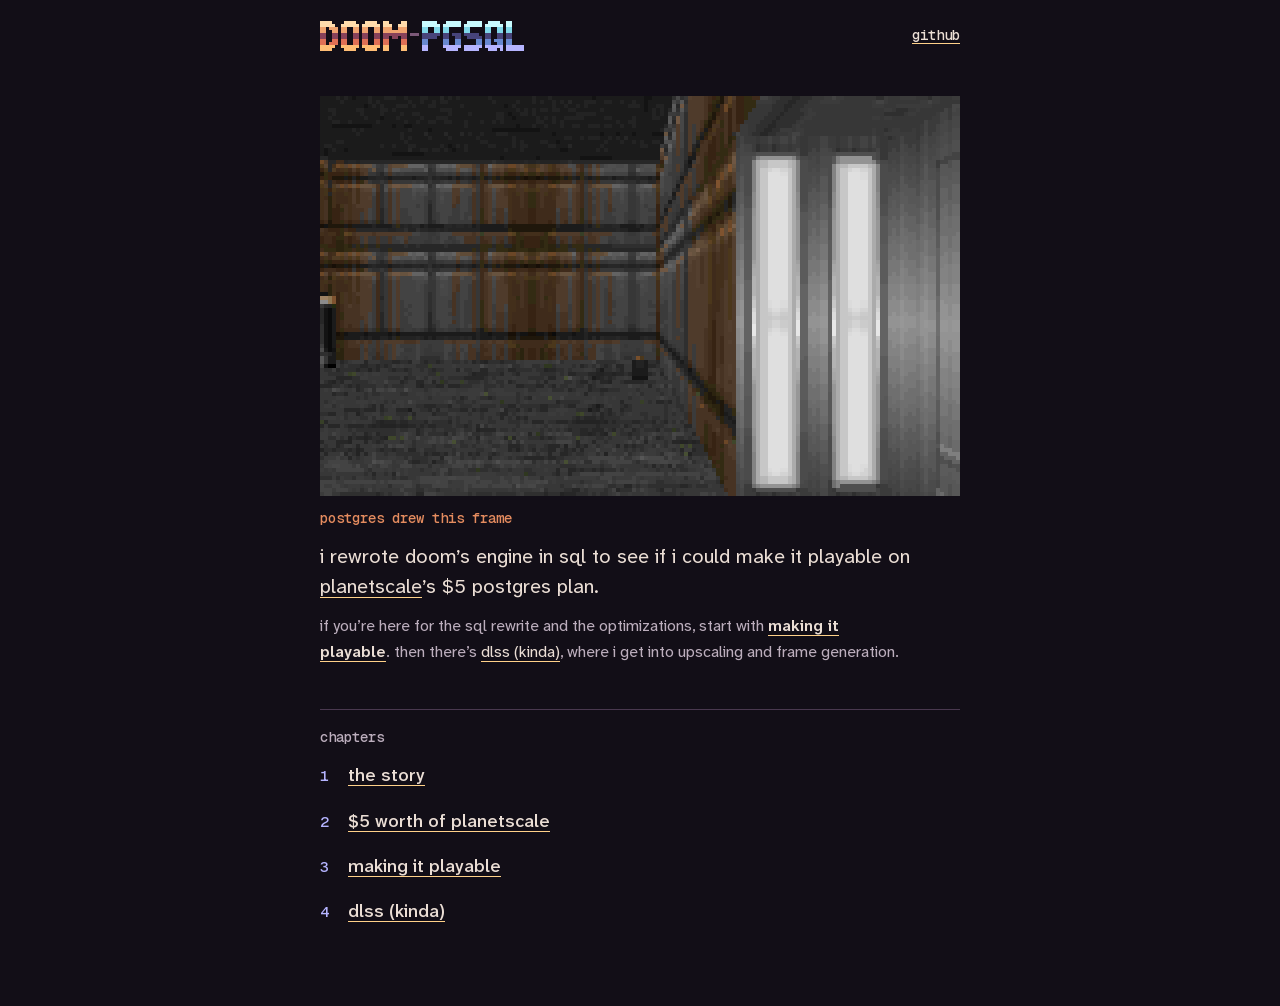
<file: website/index.html>
<!doctype html>
<html lang="en">
  <head>
    <meta charset="utf-8">
    <meta name="viewport" content="width=device-width, initial-scale=1">
    <title>doompgsql</title>
    <link rel="icon" href="favicon.ico" sizes="16x16 32x32 48x48">
    <link rel="stylesheet" href="styles.css">
  </head>
  <body class="home">
    <header class="site-header">
      <h1 class="site-brand"><img src="assets/logo.png" width="476" height="70" alt="doom-pgsql"></h1>
      <a class="site-source" href="https://github.com/fatihguzeldev/doom-pgsql">github</a>
    </header>
    <main class="book-home">
      <figure class="opening-frame">
        <img src="assets/frame.png" width="160" height="100" alt="a first-person game frame rendered by postgres">
        <figcaption>postgres drew this frame</figcaption>
      </figure>
      <p class="opening-line">i rewrote doom’s engine in sql to see if i could make it playable on <a href="https://planetscale.com/">planetscale</a>’s $5 postgres plan.</p>
      <p class="opening-guide">if you’re here for the sql rewrite and the optimizations, start with <strong><a href="chapters/03/">making it playable</a></strong>. then there’s <a href="chapters/04/">dlss (kinda)</a>, where i get into upscaling and frame generation.</p>
      <nav class="chapter-index" aria-labelledby="chapters">
        <h2 id="chapters">chapters</h2>
        <ol class="chapter-list">
          <li><a href="chapters/01/"><span class="chapter-number">1</span> <span class="chapter-title">the story</span></a></li>
          <li><a href="chapters/02/"><span class="chapter-number">2</span> <span class="chapter-title">$5 worth of planetscale</span></a></li>
          <li><a href="chapters/03/"><span class="chapter-number">3</span> <span class="chapter-title">making it playable</span></a></li>
          <li><a href="chapters/04/"><span class="chapter-number">4</span> <span class="chapter-title">dlss (kinda)</span></a></li>
        </ol>
      </nav>
    </main>
  </body>
</html>
</file>
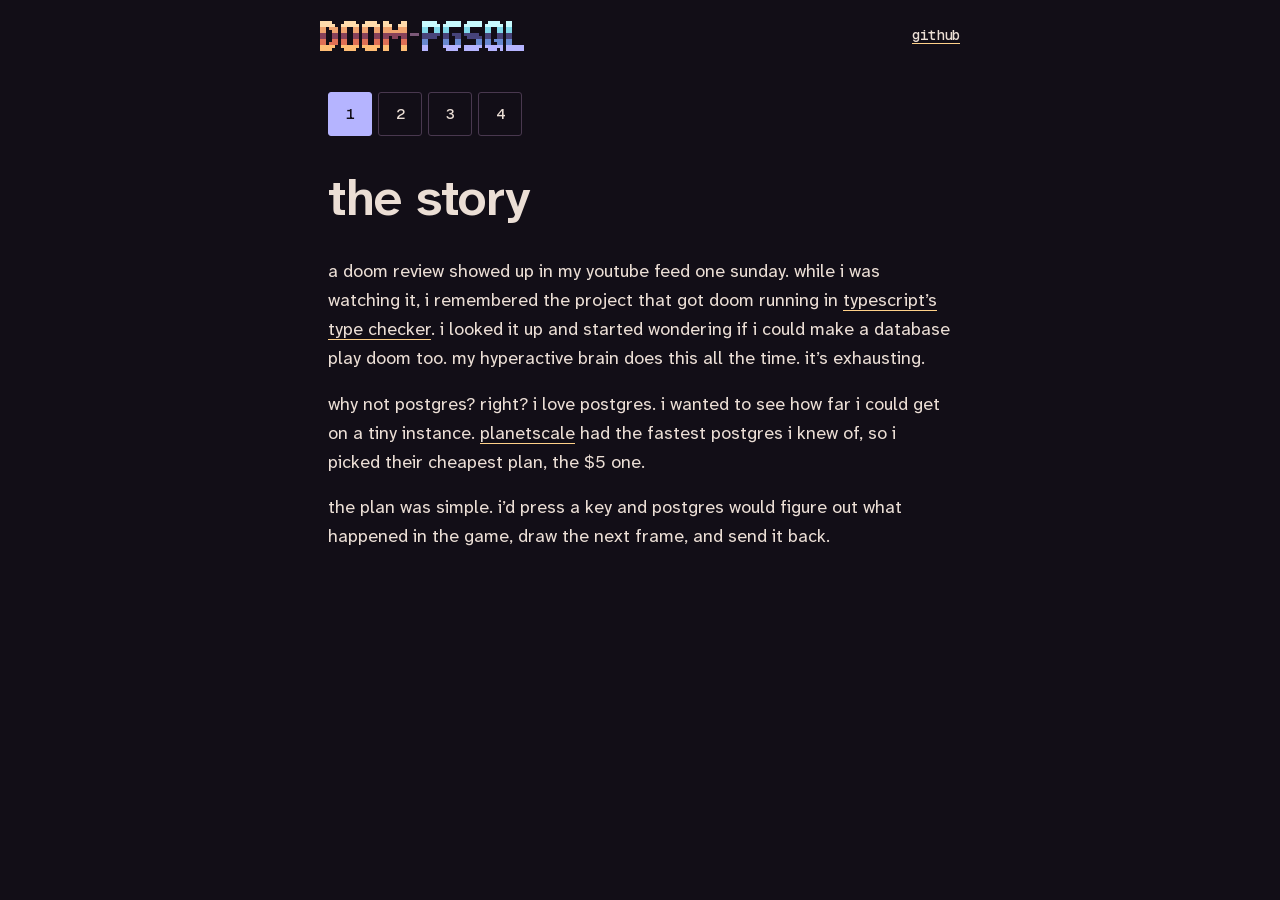
<file: website/chapters/01/index.html>
<!doctype html>
<html lang="en">
  <head>
    <meta charset="utf-8">
    <meta name="viewport" content="width=device-width, initial-scale=1">
    <title>the story / doompgsql</title>
    <link rel="icon" href="../../favicon.ico" sizes="16x16 32x32 48x48">
    <link rel="stylesheet" href="../../styles.css">
  </head>
  <body class="chapter">
    <header class="site-header">
      <a class="chapter-home site-brand" href="../../" aria-label="doom-pgsql home">
        <img src="../../assets/logo.png" width="476" height="70" alt="doom-pgsql">
      </a>
      <a class="site-source" href="https://github.com/fatihguzeldev/doom-pgsql">github</a>
    </header>
    <main class="chapter-shell">
      <nav class="chapter-switcher" aria-label="chapters">
        <a href="../01/" aria-label="chapter 1, the story" aria-current="page"><span class="chapter-number">1</span></a>
        <a href="../02/" aria-label="chapter 2, $5 worth of planetscale"><span class="chapter-number">2</span></a>
        <a href="../03/" aria-label="chapter 3, making it playable"><span class="chapter-number">3</span></a>
        <a href="../04/" aria-label="chapter 4, dlss (kinda)"><span class="chapter-number">4</span></a>
      </nav>
      <article class="chapter-body" aria-labelledby="story-title">
        <h1 id="story-title">the story</h1>
        <p>a doom review showed up in my youtube feed one sunday. while i was watching it, i remembered the project that got doom running in <a href="https://github.com/MichiganTypeScript/typescript-types-only-wasm-runtime">typescript’s type checker</a>. i looked it up and started wondering if i could make a database play doom too. my hyperactive brain does this all the time. it’s exhausting.</p>
        <p>why not postgres? right? i love postgres. i wanted to see how far i could get on a tiny instance. <a href="https://planetscale.com/">planetscale</a> had the fastest postgres i knew of, so i picked their cheapest plan, the $5 one.</p>
        <p>the plan was simple. i’d press a key and postgres would figure out what happened in the game, draw the next frame, and send it back.</p>
      </article>
    </main>
  </body>
</html>
</file>
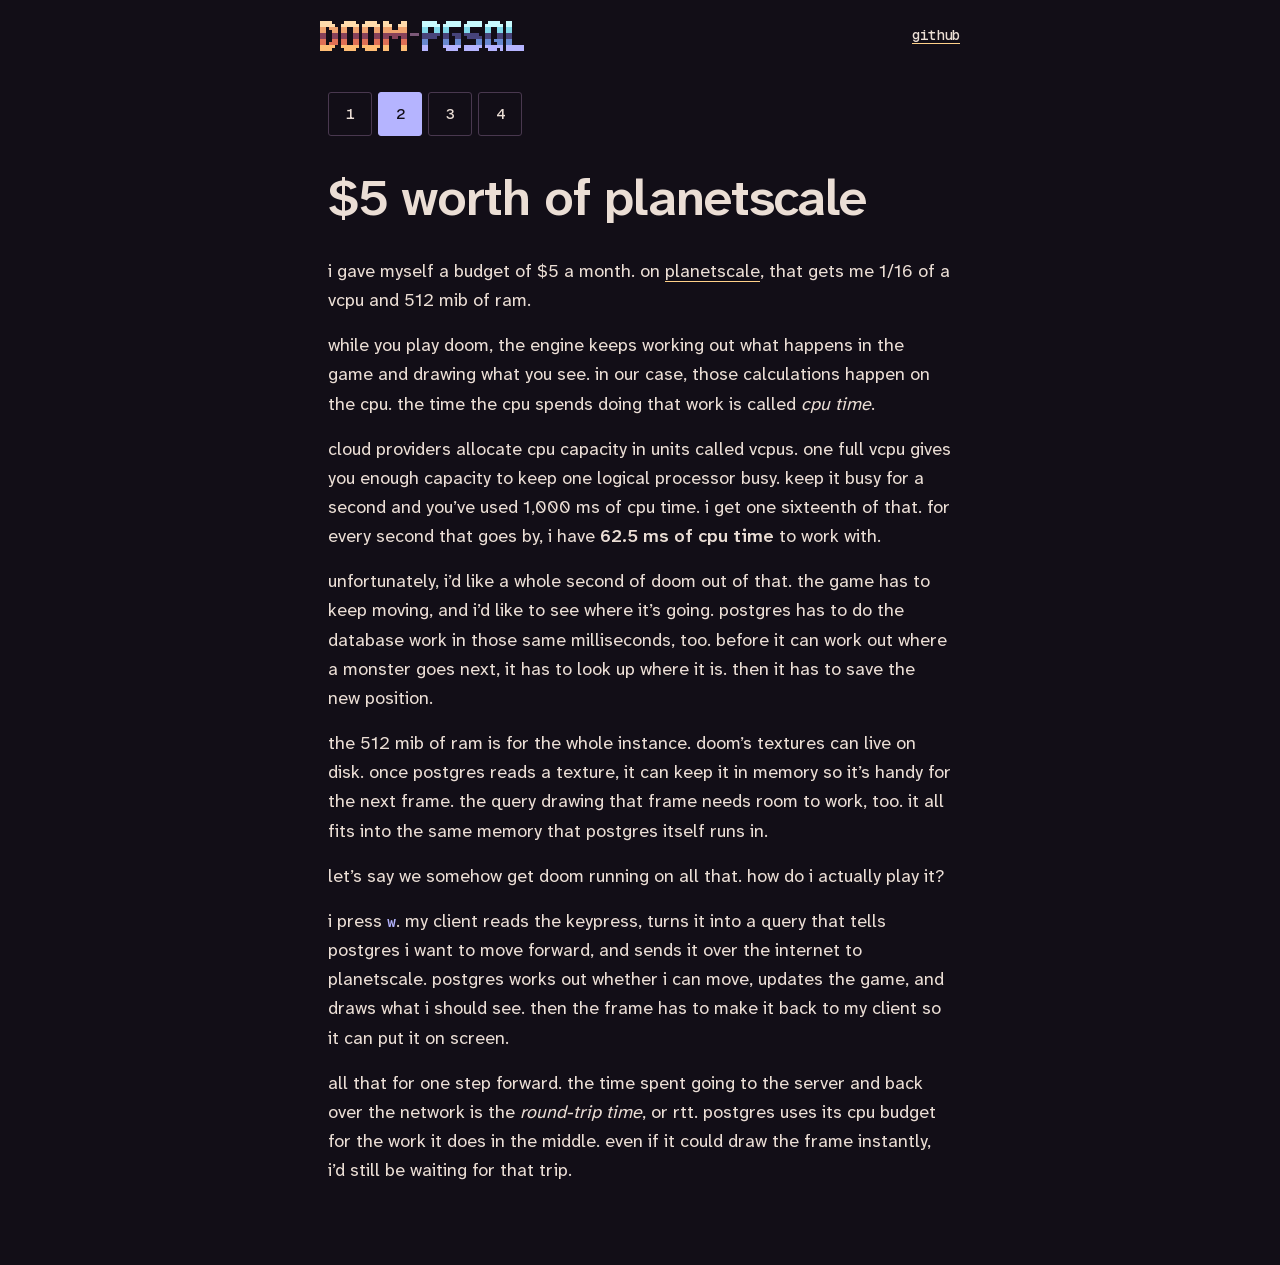
<file: website/chapters/02/index.html>
<!doctype html>
<html lang="en">
  <head>
    <meta charset="utf-8">
    <meta name="viewport" content="width=device-width, initial-scale=1">
    <title>$5 worth of planetscale / doompgsql</title>
    <link rel="icon" href="../../favicon.ico" sizes="16x16 32x32 48x48">
    <link rel="stylesheet" href="../../styles.css">
  </head>
  <body class="chapter">
    <header class="site-header">
      <a class="chapter-home site-brand" href="../../" aria-label="doom-pgsql home">
        <img src="../../assets/logo.png" width="476" height="70" alt="doom-pgsql">
      </a>
      <a class="site-source" href="https://github.com/fatihguzeldev/doom-pgsql">github</a>
    </header>
    <main class="chapter-shell">
      <nav class="chapter-switcher" aria-label="chapters">
        <a href="../01/" aria-label="chapter 1, the story"><span class="chapter-number">1</span></a>
        <a href="../02/" aria-label="chapter 2, $5 worth of planetscale" aria-current="page"><span class="chapter-number">2</span></a>
        <a href="../03/" aria-label="chapter 3, making it playable"><span class="chapter-number">3</span></a>
        <a href="../04/" aria-label="chapter 4, dlss (kinda)"><span class="chapter-number">4</span></a>
      </nav>
      <article class="chapter-body" aria-labelledby="budget-title">
        <h1 id="budget-title">$5 worth of planetscale</h1>
        <p>i gave myself a budget of $5 a month. on <a href="https://planetscale.com/">planetscale</a>, that gets me 1/16 of a vcpu and 512 mib of ram.</p>
        <p>while you play doom, the engine keeps working out what happens in the game and drawing what you see. in our case, those calculations happen on the cpu. the time the cpu spends doing that work is called <em>cpu time</em>.</p>
        <p>cloud providers allocate cpu capacity in units called vcpus. one full vcpu gives you enough capacity to keep one logical processor busy. keep it busy for a second and you’ve used 1,000 ms of cpu time. i get one sixteenth of that. for every second that goes by, i have <strong>62.5 ms of cpu time</strong> to work with.</p>
        <p>unfortunately, i’d like a whole second of doom out of that. the game has to keep moving, and i’d like to see where it’s going. postgres has to do the database work in those same milliseconds, too. before it can work out where a monster goes next, it has to look up where it is. then it has to save the new position.</p>
        <p>the 512 mib of ram is for the whole instance. doom’s textures can live on disk. once postgres reads a texture, it can keep it in memory so it’s handy for the next frame. the query drawing that frame needs room to work, too. it all fits into the same memory that postgres itself runs in.</p>
        <p>let’s say we somehow get doom running on all that. how do i actually play it?</p>
        <p>i press <code>w</code>. my client reads the keypress, turns it into a query that tells postgres i want to move forward, and sends it over the internet to planetscale. postgres works out whether i can move, updates the game, and draws what i should see. then the frame has to make it back to my client so it can put it on screen.</p>
        <p>all that for one step forward. the time spent going to the server and back over the network is the <em>round-trip time</em>, or rtt. postgres uses its cpu budget for the work it does in the middle. even if it could draw the frame instantly, i’d still be waiting for that trip.</p>
      </article>
    </main>
  </body>
</html>
</file>
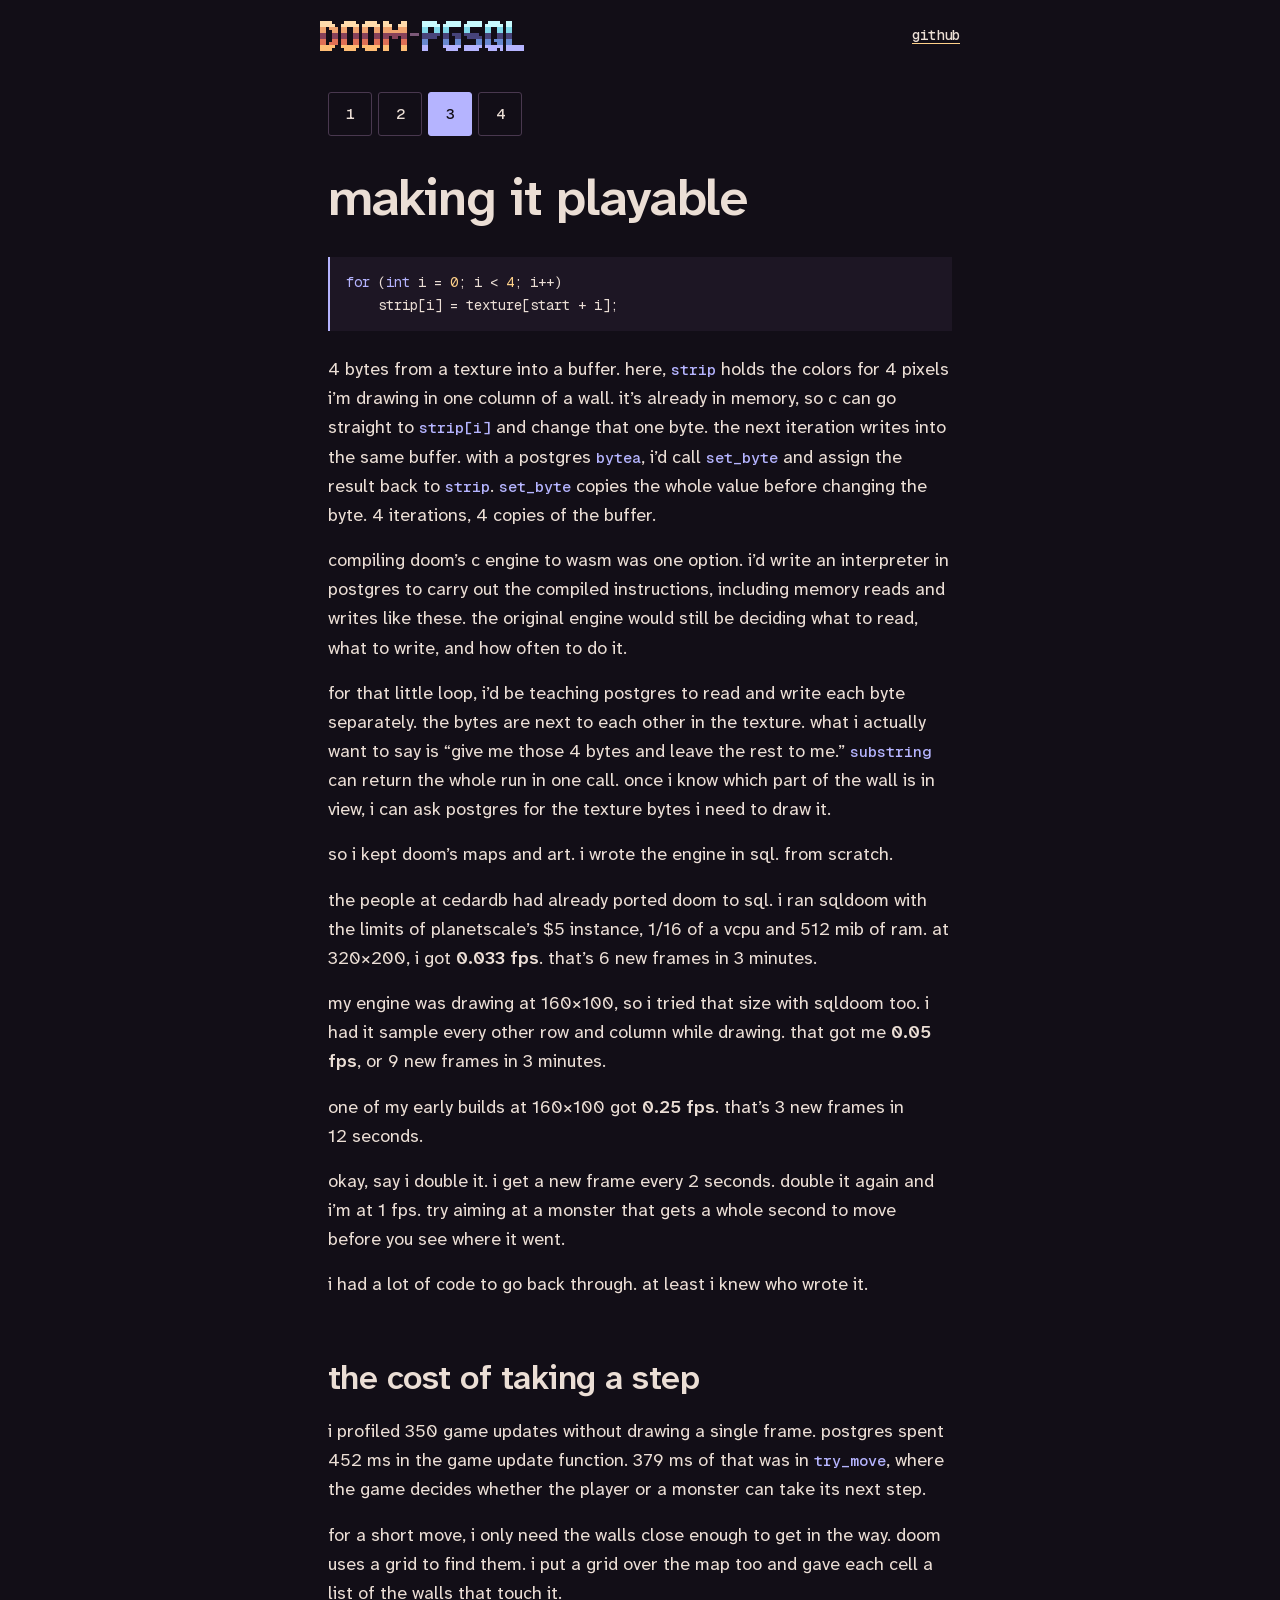
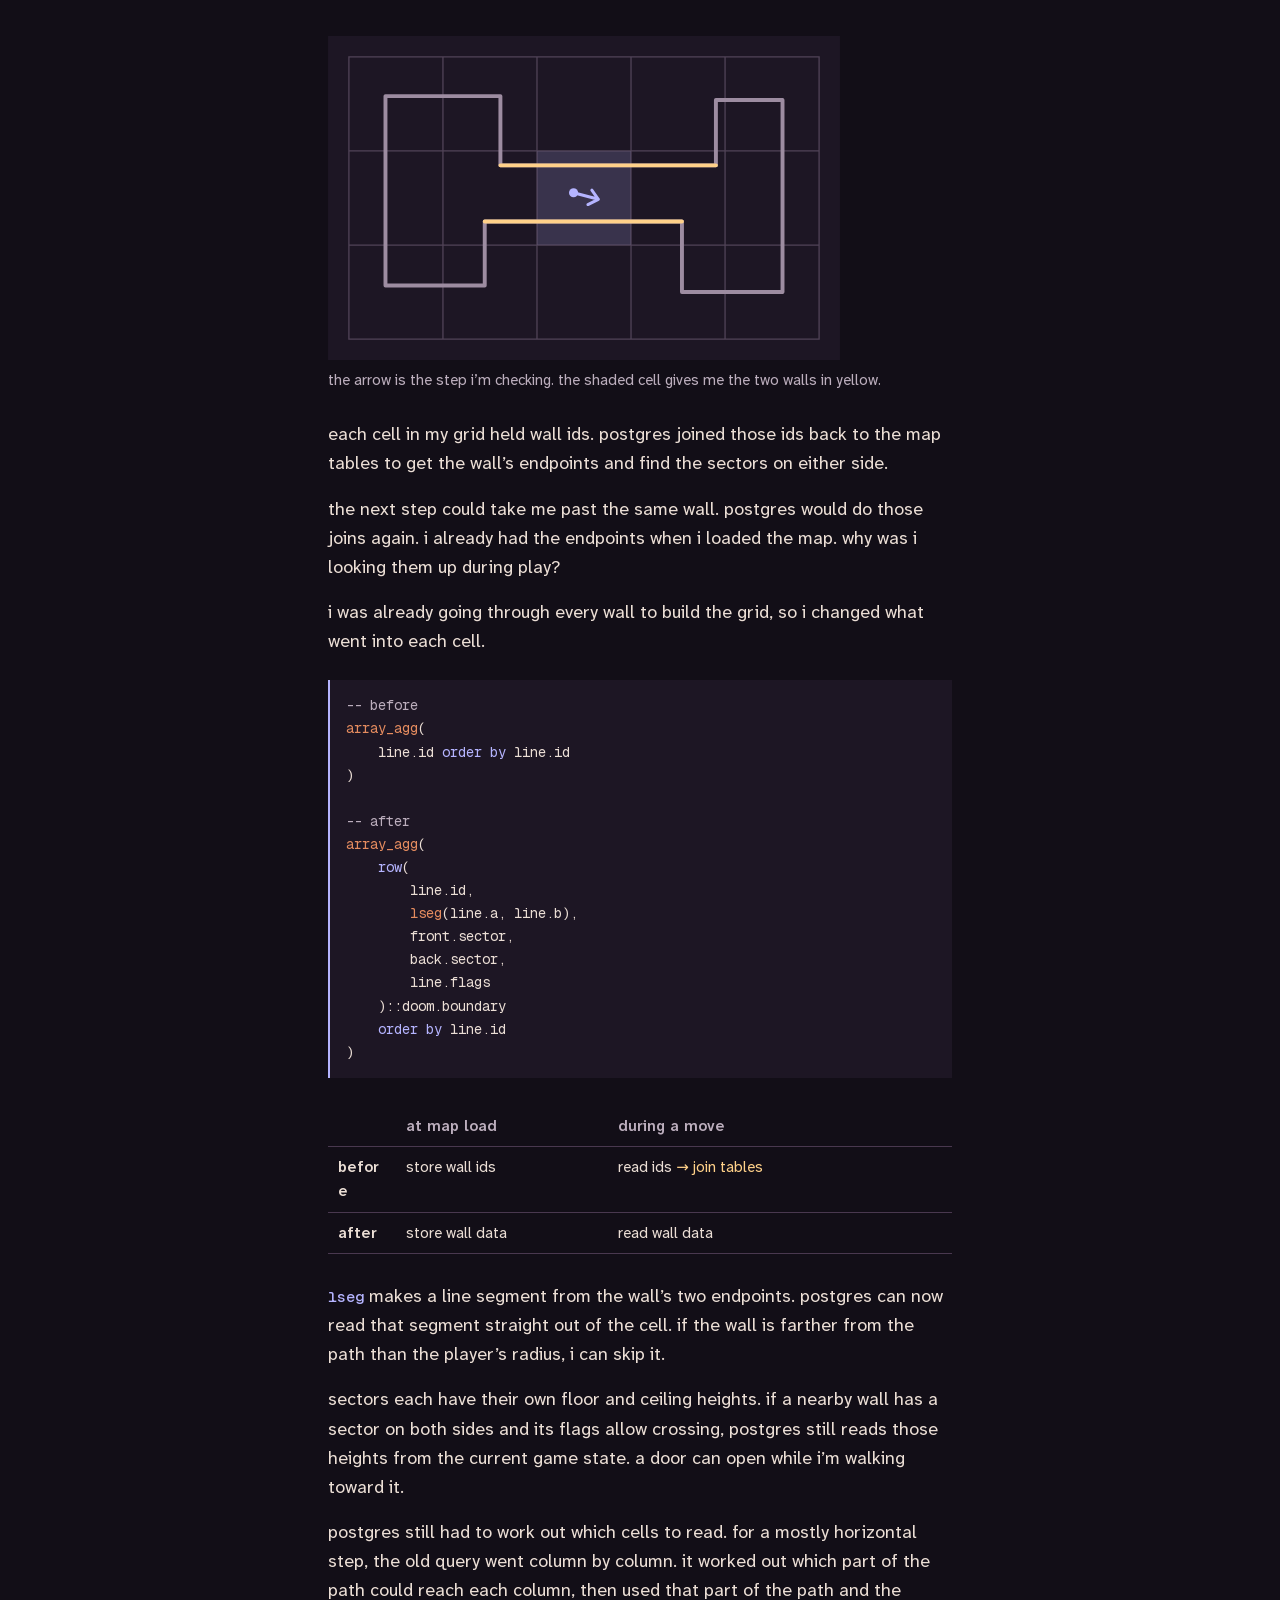
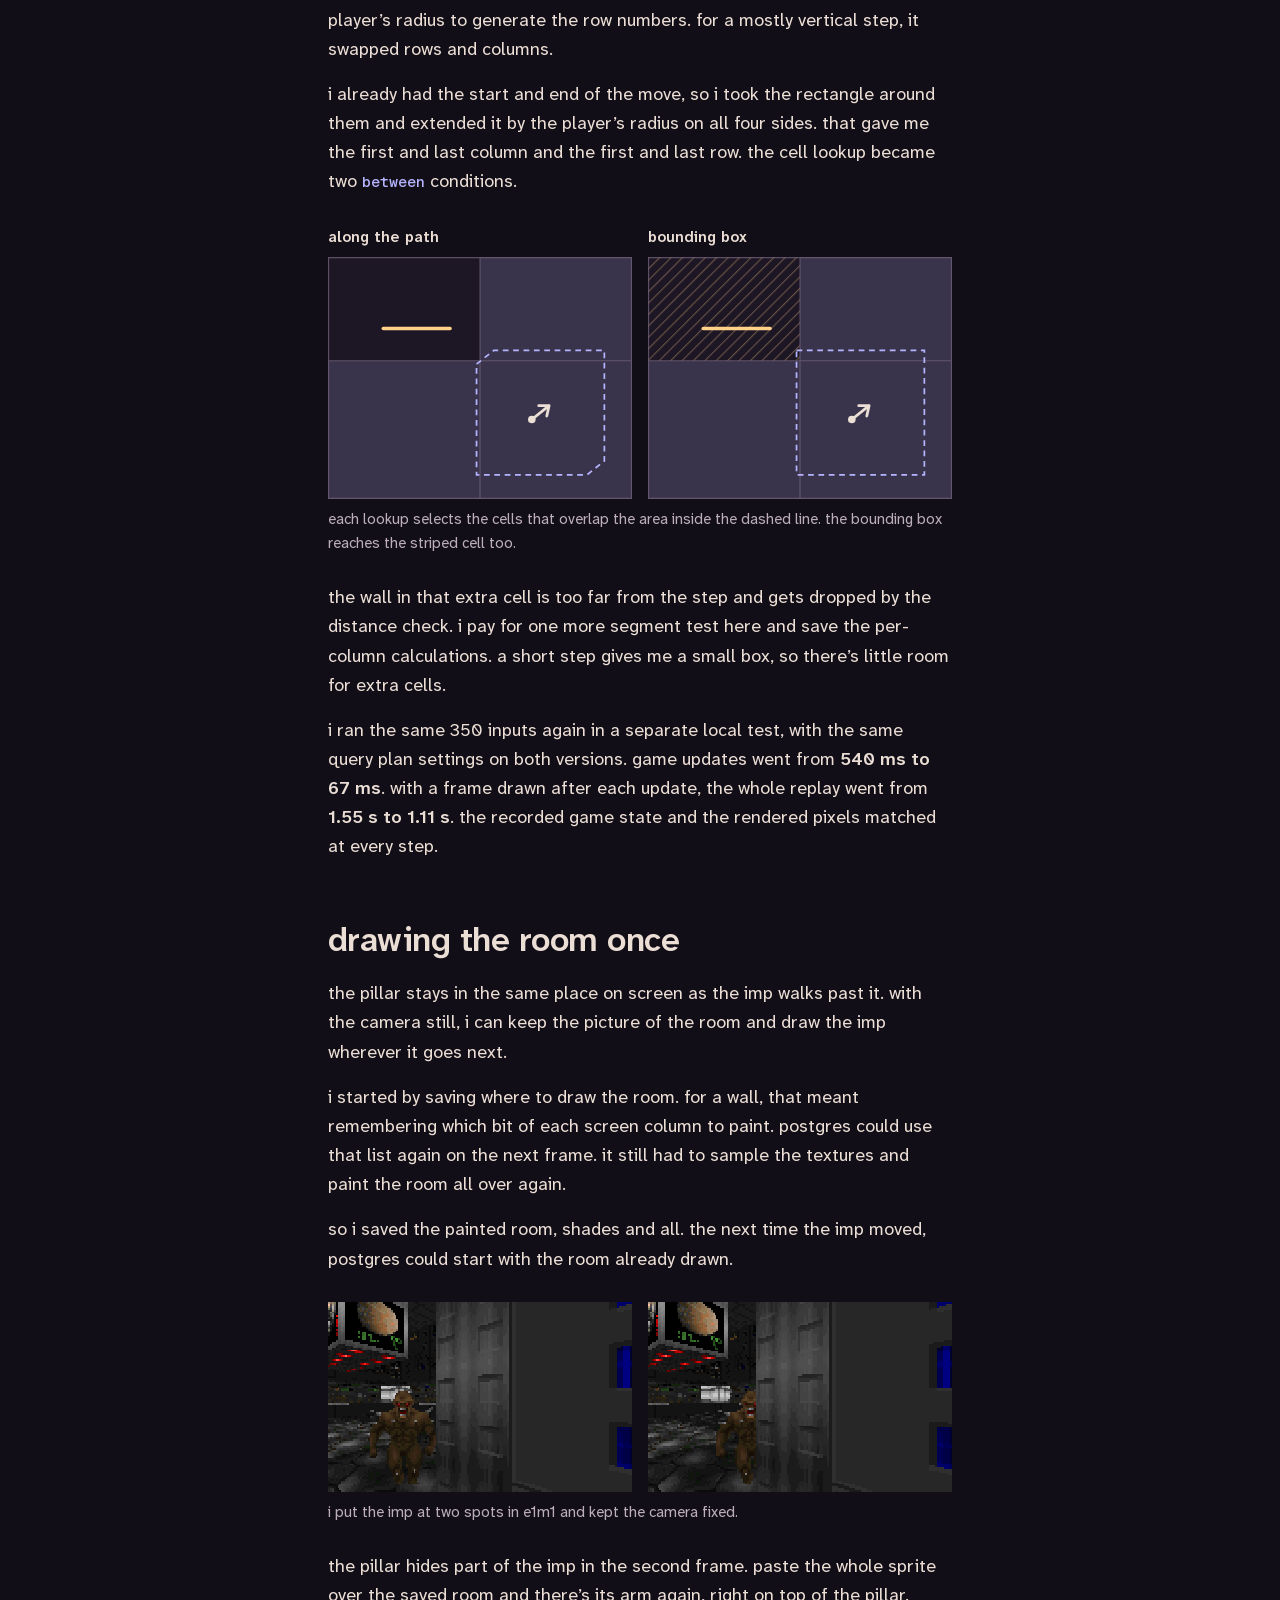
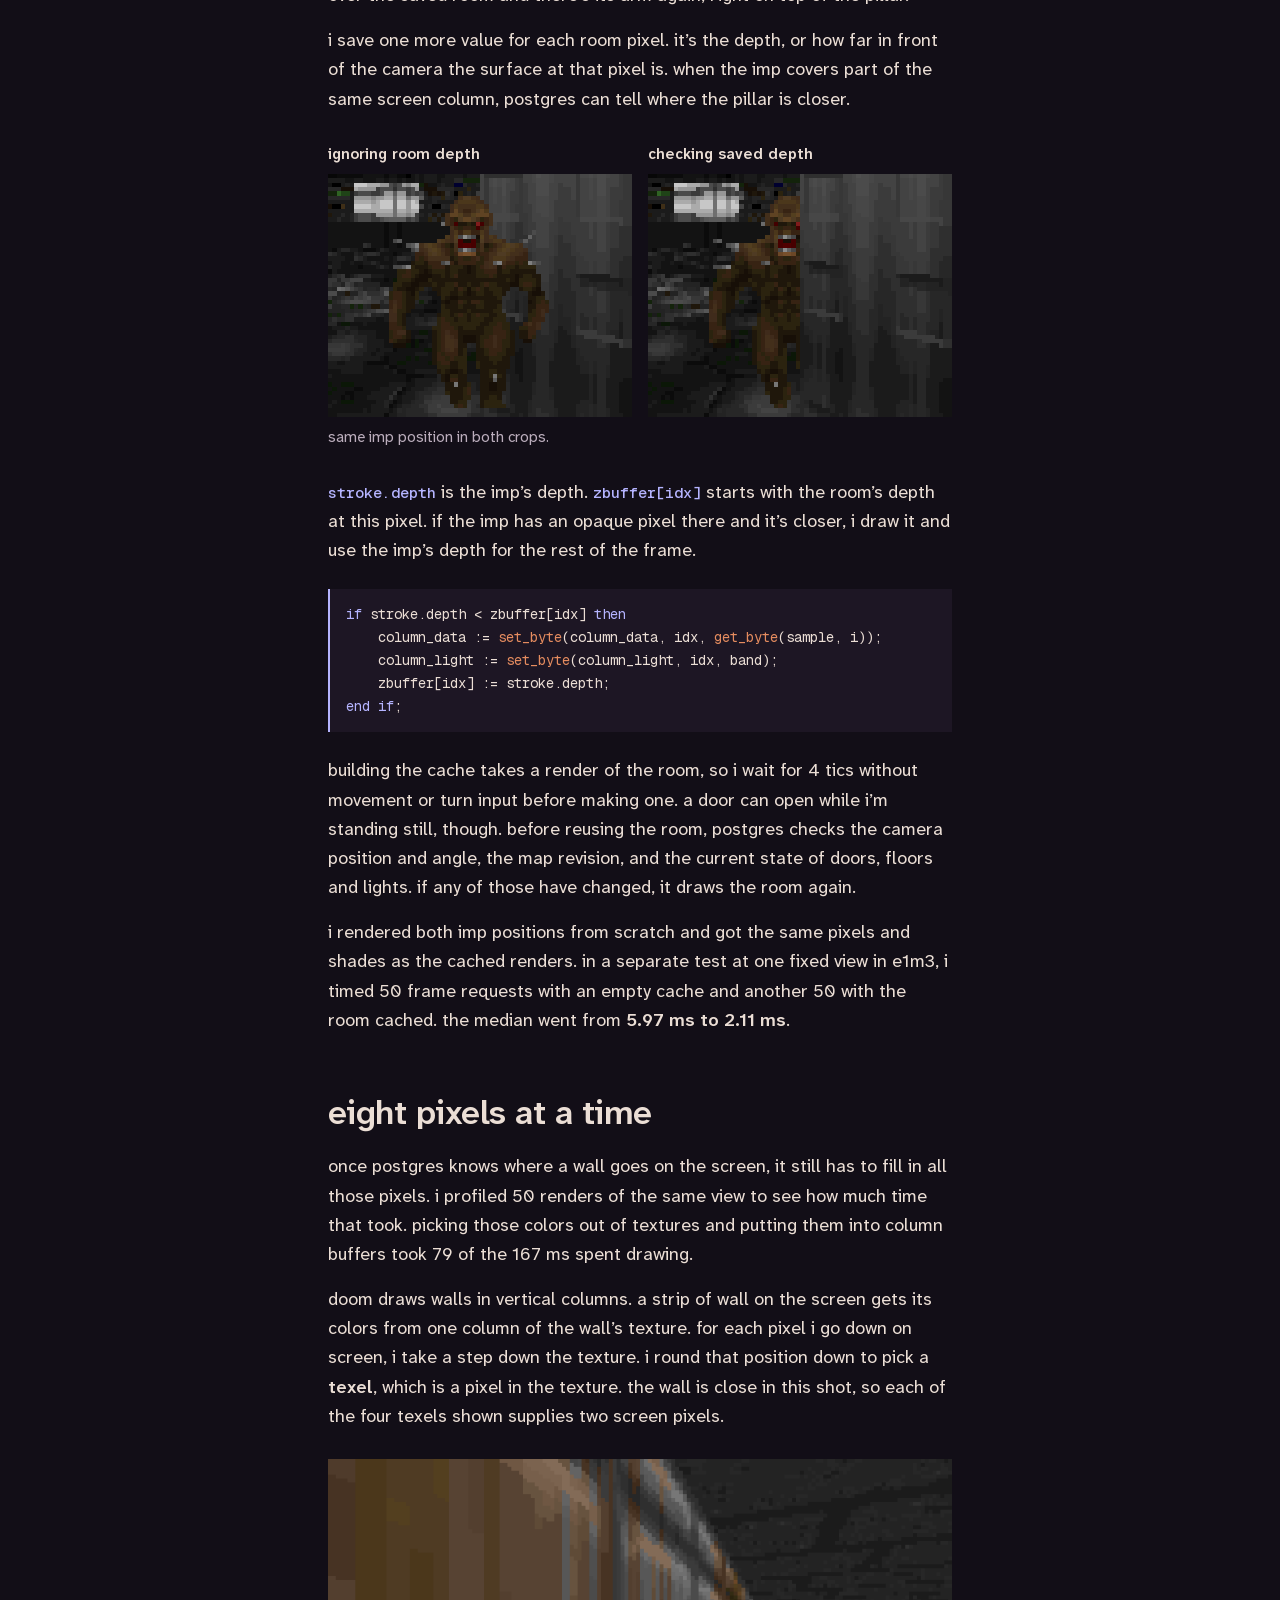
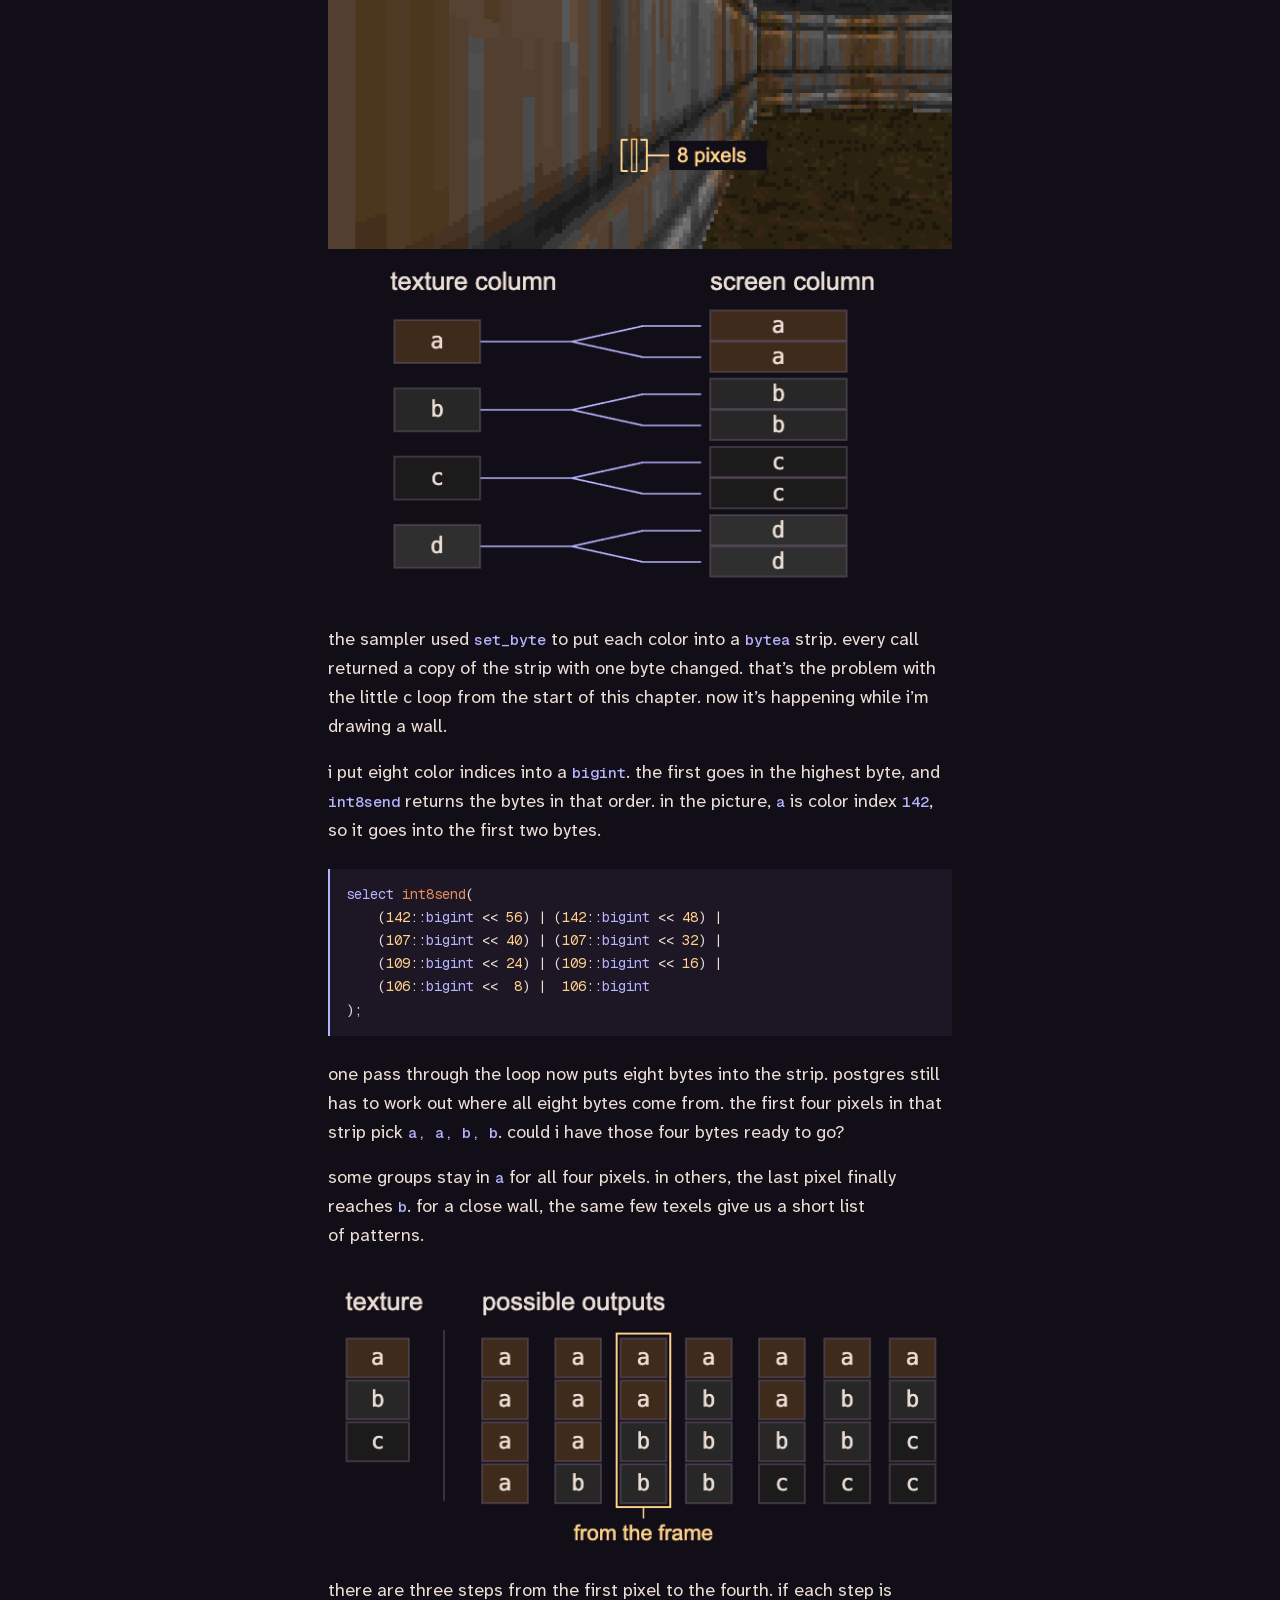
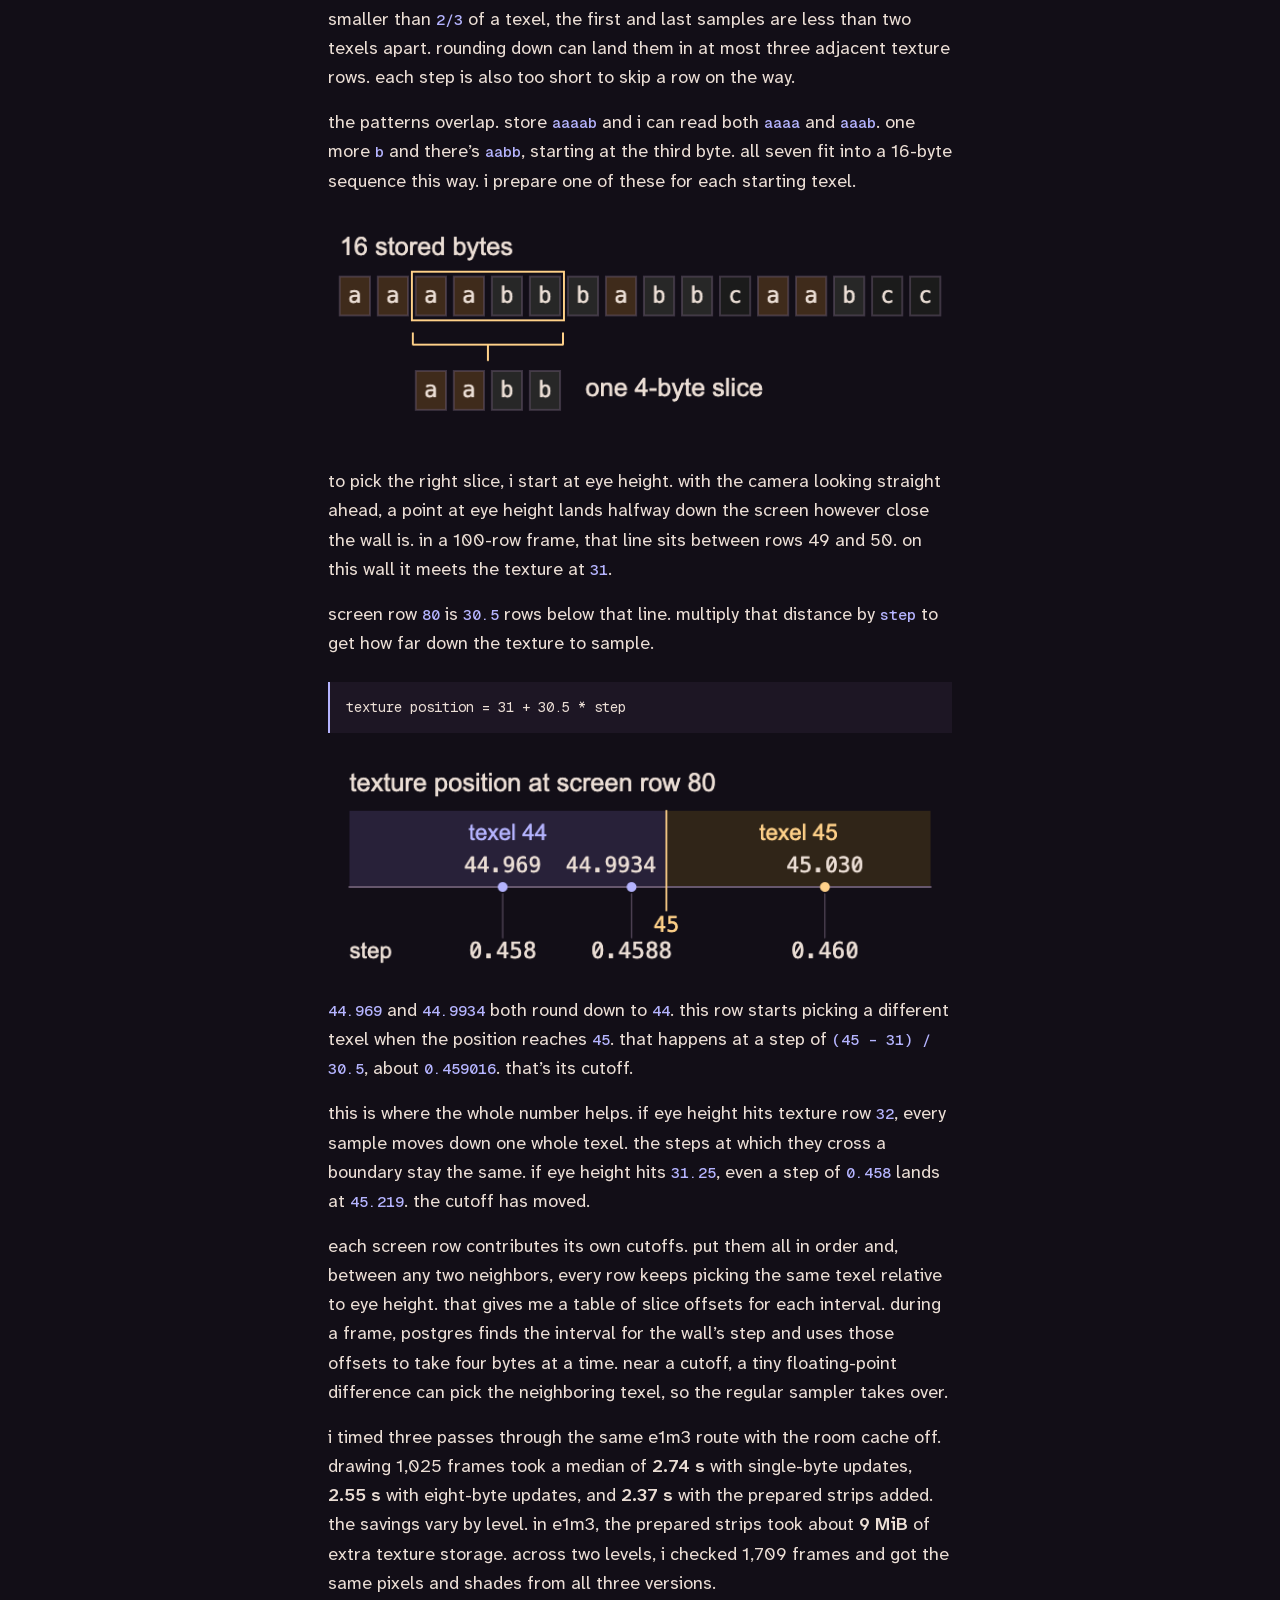
<file: website/chapters/03/index.html>
<!doctype html>
<html lang="en">
  <head>
    <meta charset="utf-8">
    <meta name="viewport" content="width=device-width, initial-scale=1">
    <title>making it playable / doompgsql</title>
    <link rel="icon" href="../../favicon.ico" sizes="16x16 32x32 48x48">
    <link rel="stylesheet" href="../../styles.css">
  </head>
  <body class="chapter">
    <header class="site-header">
      <a class="chapter-home site-brand" href="../../" aria-label="doom-pgsql home">
        <img src="../../assets/logo.png" width="476" height="70" alt="doom-pgsql">
      </a>
      <a class="site-source" href="https://github.com/fatihguzeldev/doom-pgsql">github</a>
    </header>
    <main class="chapter-shell">
      <nav class="chapter-switcher" aria-label="chapters">
        <a href="../01/" aria-label="chapter 1, the story"><span class="chapter-number">1</span></a>
        <a href="../02/" aria-label="chapter 2, $5 worth of planetscale"><span class="chapter-number">2</span></a>
        <a href="../03/" aria-label="chapter 3, making it playable" aria-current="page"><span class="chapter-number">3</span></a>
        <a href="../04/" aria-label="chapter 4, dlss (kinda)"><span class="chapter-number">4</span></a>
      </nav>
      <article class="chapter-body" aria-labelledby="playable-title">
        <h1 id="playable-title">making it playable</h1>
        <pre><code class="language-c"><span class="syntax-keyword">for</span> (<span class="syntax-keyword">int</span> i = <span class="syntax-literal">0</span>; i &lt; <span class="syntax-literal">4</span>; i++)
    strip[i] = texture[start + i];</code></pre>
        <p>4 bytes from a texture into a buffer. here, <code>strip</code> holds the colors for 4 pixels i’m drawing in one column of a wall. it’s already in memory, so c can go straight to <code>strip[i]</code> and change that one byte. the next iteration writes into the same buffer. with a postgres <code>bytea</code>, i’d call <code>set_byte</code> and assign the result back to <code>strip</code>. <code>set_byte</code> copies the whole value before changing the byte. 4 iterations, 4 copies of the buffer.</p>
        <p>compiling doom’s c engine to wasm was one option. i’d write an interpreter in postgres to carry out the compiled instructions, including memory reads and writes like these. the original engine would still be deciding what to read, what to write, and how often to do it.</p>
        <p>for that little loop, i’d be teaching postgres to read and write each byte separately. the bytes are next to each other in the texture. what i actually want to say is “give me those 4 bytes and leave the rest to me.” <code>substring</code> can return the whole run in one call. once i know which part of the wall is in view, i can ask postgres for the texture bytes i need to draw it.</p>
        <p>so i kept doom’s maps and art. i wrote the engine in sql. from scratch.</p>
        <p>the people at cedardb had already ported doom to sql. i ran sqldoom with the limits of planetscale’s $5 instance, 1/16 of a vcpu and 512 mib of ram. at 320×200, i got <strong>0.033 fps</strong>. that’s 6 new frames in 3 minutes.</p>
        <p>my engine was drawing at 160×100, so i tried that size with sqldoom too. i had it sample every other row and column while drawing. that got me <strong>0.05 fps</strong>, or 9 new frames in 3 minutes.</p>
        <p>one of my early builds at 160×100 got <strong>0.25 fps</strong>. that’s 3 new frames in 12 seconds.</p>
        <p>okay, say i double it. i get a new frame every 2 seconds. double it again and i’m at 1 fps. try aiming at a monster that gets a whole second to move before you see where it went.</p>
        <p>i had a lot of code to go back through. at least i knew who wrote it.</p>

        <h2 id="the-cost-of-taking-a-step" tabindex="-1">the cost of taking a step</h2>
        <p>i profiled 350 game updates without drawing a single frame. postgres spent 452 ms in the game update function. 379 ms of that was in <code>try_move</code>, where the game decides whether the player or a monster can take its next step.</p>
        <p>for a short move, i only need the walls close enough to get in the way. doom uses a grid to find them. i put a grid over the map too and gave each cell a list of the walls that touch it.</p>

        <figure class="collision-grid">
          <img src="../../assets/collision-grid.svg" width="392" height="248" loading="lazy" alt="top-down sketch of two rooms joined by a corridor. the arrow sits inside one shaded grid cell. the two corridor walls crossing that cell are highlighted.">
          <figcaption>the arrow is the step i’m checking. the shaded cell gives me the two walls in yellow.</figcaption>
        </figure>

        <p>each cell in my grid held wall ids. postgres joined those ids back to the map tables to get the wall’s endpoints and find the sectors on either side.</p>
        <p>the next step could take me past the same wall. postgres would do those joins again. i already had the endpoints when i loaded the map. why was i looking them up during play?</p>
        <p>i was already going through every wall to build the grid, so i changed what went into each cell.</p>

        <pre><code class="language-sql"><span class="syntax-comment">-- before</span>
<span class="syntax-call">array_agg</span>(
    line.id <span class="syntax-keyword">order by</span> line.id
)

<span class="syntax-comment">-- after</span>
<span class="syntax-call">array_agg</span>(
    <span class="syntax-keyword">row</span>(
        line.id,
        <span class="syntax-call">lseg</span>(line.a, line.b),
        front.sector,
        back.sector,
        line.flags
    )::doom.boundary
    <span class="syntax-keyword">order by</span> line.id
)</code></pre>

        <figure class="collision-lookup">
          <table aria-label="when postgres prepares the wall data">
            <colgroup><col><col><col></colgroup>
            <thead>
              <tr>
                <td></td>
                <th scope="col">at map load</th>
                <th scope="col">during a move</th>
              </tr>
            </thead>
            <tbody>
              <tr>
                <th scope="row">before</th>
                <td>store wall ids</td>
                <td>read ids <span class="collision-lookup-join"><span aria-hidden="true">→</span> join tables</span></td>
              </tr>
              <tr>
                <th scope="row">after</th>
                <td>store wall data</td>
                <td>read wall data</td>
              </tr>
            </tbody>
          </table>
        </figure>

        <p><code>lseg</code> makes a line segment from the wall’s two endpoints. postgres can now read that segment straight out of the cell. if the wall is farther from the path than the player’s radius, i can skip it.</p>
        <p>sectors each have their own floor and ceiling heights. if a nearby wall has a sector on both sides and its flags allow crossing, postgres still reads those heights from the current game state. a door can open while i’m walking toward it.</p>
        <p>postgres still had to work out which cells to read. for a mostly horizontal step, the old query went column by column. it worked out which part of the path could reach each column, then used that part of the path and the player’s radius to generate the row numbers. for a mostly vertical step, it swapped rows and columns.</p>
        <p>i already had the start and end of the move, so i took the rectangle around them and extended it by the player’s radius on all four sides. that gave me the first and last column and the first and last row. the cell lookup became two <code>between</code> conditions.</p>

        <figure>
          <div class="chapter-figure-pair">
            <div>
              <p>along the path</p>
              <img src="../../assets/collision-path.svg" width="264" height="210" loading="lazy" alt="the dashed area follows the diagonal step and overlaps three cells. the upper left cell contains a wall and is outside the dashed area.">
            </div>
            <div>
              <p>bounding box</p>
              <img src="../../assets/collision-box.svg" width="264" height="210" loading="lazy" alt="for the same step, the dashed rectangle overlaps all four cells. the striped upper left cell is the extra one, and the wall in it is too far from the step to block it.">
            </div>
          </div>
          <figcaption>each lookup selects the cells that overlap the area inside the dashed line. the bounding box reaches the striped cell too.</figcaption>
        </figure>

        <p>the wall in that extra cell is too far from the step and gets dropped by the distance check. i pay for one more segment test here and save the per-column calculations. a short step gives me a small box, so there’s little room for extra cells.</p>
        <p>i ran the same 350 inputs again in a separate local test, with the same query plan settings on both versions. game updates went from <strong>540 ms to 67 ms</strong>. with a frame drawn after each update, the whole replay went from <strong>1.55 s to 1.11 s</strong>. the recorded game state and the rendered pixels matched at every step.</p>

        <h2 id="drawing-the-room-once" tabindex="-1">drawing the room once</h2>
        <p>the pillar stays in the same place on screen as the imp walks past it. with the camera still, i can keep the picture of the room and draw the imp wherever it goes next.</p>
        <p>i started by saving where to draw the room. for a wall, that meant remembering which bit of each screen column to paint. postgres could use that list again on the next frame. it still had to sample the textures and paint the room all over again.</p>
        <p>so i saved the painted room, shades and all. the next time the imp moved, postgres could start with the room already drawn.</p>

        <figure class="room-camera">
          <div class="chapter-figure-pair room-frame-pair">
            <img src="../../assets/room-imp-in-view.png" width="160" height="100" loading="lazy" alt="the imp stands to the left of a pillar, in front of a wall of monitors.">
            <img src="../../assets/room-imp-behind-pillar.png" width="160" height="100" loading="lazy" alt="from the same camera, the imp has moved to the right and the pillar hides part of it.">
          </div>
          <figcaption>i put the imp at two spots in e1m1 and kept the camera fixed.</figcaption>
        </figure>

        <p>the pillar hides part of the imp in the second frame. paste the whole sprite over the saved room and there’s its arm again, right on top of the pillar.</p>
        <p>i save one more value for each room pixel. it’s the depth, or how far in front of the camera the surface at that pixel is. when the imp covers part of the same screen column, postgres can tell where the pillar is closer.</p>

        <figure class="room-depth">
          <div class="chapter-figure-pair room-frame-pair">
            <div>
              <p>ignoring room depth</p>
              <img src="../../assets/room-imp-over-pillar.png" width="70" height="56" loading="lazy" alt="the full imp sprite is drawn over the pillar, including the arm that should be hidden.">
            </div>
            <div>
              <p>checking saved depth</p>
              <img src="../../assets/room-imp-depth-crop.png" width="70" height="56" loading="lazy" alt="the same imp stands at the same spot, and the pillar hides its arm and part of its body.">
            </div>
          </div>
          <figcaption>same imp position in both crops.</figcaption>
        </figure>

        <p><code>stroke.depth</code> is the imp’s depth. <code>zbuffer[idx]</code> starts with the room’s depth at this pixel. if the imp has an opaque pixel there and it’s closer, i draw it and use the imp’s depth for the rest of the frame.</p>

        <pre class="chapter-code-wrap"><code class="language-sql"><span class="syntax-keyword">if</span> stroke.depth &lt; zbuffer[idx] <span class="syntax-keyword">then</span>
    column_data := <span class="syntax-call">set_byte</span>(column_data, idx, <span class="syntax-call">get_byte</span>(sample, i));
    column_light := <span class="syntax-call">set_byte</span>(column_light, idx, band);
    zbuffer[idx] := stroke.depth;
<span class="syntax-keyword">end if</span>;</code></pre>

        <p>building the cache takes a render of the room, so i wait for 4 tics without movement or turn input before making one. a door can open while i’m standing still, though. before reusing the room, postgres checks the camera position and angle, the map revision, and the current state of doors, floors and lights. if any of those have changed, it draws the room again.</p>
        <p>i rendered both imp positions from scratch and got the same pixels and shades as the cached renders. in a separate test at one fixed view in e1m3, i timed 50 frame requests with an empty cache and another 50 with the room cached. the median went from <strong>5.97 ms to 2.11 ms</strong>.</p>

        <h2 id="drawing-a-wall-column" tabindex="-1">eight pixels at a time</h2>
        <p>once postgres knows where a wall goes on the screen, it still has to fill in all those pixels. i profiled 50 renders of the same view to see how much time that took. picking those colors out of textures and putting them into column buffers took 79 of the 167 ms spent drawing.</p>
        <p>doom draws walls in vertical columns. a strip of wall on the screen gets its colors from one column of the wall’s texture. for each pixel i go down on screen, i take a step down the texture. i round that position down to pick a <strong>texel</strong>, which is a pixel in the texture. the wall is close in this shot, so each of the four texels shown supplies two screen pixels.</p>

        <figure>
          <img src="../../assets/wall-pixel-mapping.png" width="640" height="757" loading="lazy" alt="a doom frame with eight pixels of one wall column marked. below, four texels in the wall texture supply those eight screen pixels, two per texel.">
        </figure>

        <p>the sampler used <code>set_byte</code> to put each color into a <code>bytea</code> strip. every call returned a copy of the strip with one byte changed. that’s the problem with the little c loop from the start of this chapter. now it’s happening while i’m drawing a wall.</p>
        <p>i put eight color indices into a <code>bigint</code>. the first goes in the highest byte, and <code>int8send</code> returns the bytes in that order. in the picture, <code>a</code> is color index <code>142</code>, so it goes into the first two bytes.</p>

        <pre class="chapter-code-wrap"><code class="language-sql"><span class="syntax-keyword">select</span> <span class="syntax-call">int8send</span>(
    (<span class="syntax-literal">142</span>::<span class="syntax-keyword">bigint</span> &lt;&lt; <span class="syntax-literal">56</span>) | (<span class="syntax-literal">142</span>::<span class="syntax-keyword">bigint</span> &lt;&lt; <span class="syntax-literal">48</span>) |
    (<span class="syntax-literal">107</span>::<span class="syntax-keyword">bigint</span> &lt;&lt; <span class="syntax-literal">40</span>) | (<span class="syntax-literal">107</span>::<span class="syntax-keyword">bigint</span> &lt;&lt; <span class="syntax-literal">32</span>) |
    (<span class="syntax-literal">109</span>::<span class="syntax-keyword">bigint</span> &lt;&lt; <span class="syntax-literal">24</span>) | (<span class="syntax-literal">109</span>::<span class="syntax-keyword">bigint</span> &lt;&lt; <span class="syntax-literal">16</span>) |
    (<span class="syntax-literal">106</span>::<span class="syntax-keyword">bigint</span> &lt;&lt;  <span class="syntax-literal">8</span>) |  <span class="syntax-literal">106</span>::<span class="syntax-keyword">bigint</span>
);</code></pre>

        <p>one pass through the loop now puts eight bytes into the strip. postgres still has to work out where all eight bytes come from. the first four pixels in that strip pick <code>a, a, b, b</code>. could i have those four bytes ready to go?</p>
        <p>some groups stay in <code>a</code> for all four pixels. in others, the last pixel finally reaches <code>b</code>. for a close wall, the same few texels give us a short list of patterns.</p>

        <figure>
          <img src="../../assets/possible-wall-patterns.png" width="640" height="276" loading="lazy" alt="three adjacent texture texels give seven possible outputs of four pixels each. the patterns are aaaa, aaab, aabb, abbb, aabc, abbc and abcc. the aabb pattern from the frame is highlighted.">
        </figure>

        <p>there are three steps from the first pixel to the fourth. if each step is smaller than <code>2/3</code> of a texel, the first and last samples are less than two texels apart. rounding down can land them in at most three adjacent texture rows. each step is also too short to skip a row on the way.</p>
        <p>the patterns overlap. store <code>aaaab</code> and i can read both <code>aaaa</code> and <code>aaab</code>. one more <code>b</code> and there’s <code>aabb</code>, starting at the third byte. all seven fit into a 16-byte sequence this way. i prepare one of these for each starting texel.</p>

        <figure>
          <img src="../../assets/prepared-wall-strip.png" width="640" height="221" loading="lazy" alt="the 16-byte sequence aaaabbbabbcaabcc with four bytes highlighted starting at byte 3. the highlighted slice reads aabb.">
        </figure>

        <p>to pick the right slice, i start at eye height. with the camera looking straight ahead, a point at eye height lands halfway down the screen however close the wall is. in a 100-row frame, that line sits between rows 49 and 50. on this wall it meets the texture at <code>31</code>.</p>
        <p>screen row <code>80</code> is <code>30.5</code> rows below that line. multiply that distance by <code>step</code> to get how far down the texture to sample.</p>

        <pre class="chapter-code-wrap"><code>texture position = 31 + 30.5 * step</code></pre>

        <figure>
          <img src="../../assets/wall-texel-cutoff.png" width="640" height="212" loading="lazy" alt="at screen row 80, steps 0.458 and 0.4588 give texture positions 44.969 and 44.9934, both inside texel 44. step 0.460 gives position 45.030, inside texel 45.">
        </figure>

        <p><code>44.969</code> and <code>44.9934</code> both round down to <code>44</code>. this row starts picking a different texel when the position reaches <code>45</code>. that happens at a step of <code>(45 - 31) / 30.5</code>, about <code>0.459016</code>. that’s its cutoff.</p>
        <p>this is where the whole number helps. if eye height hits texture row <code>32</code>, every sample moves down one whole texel. the steps at which they cross a boundary stay the same. if eye height hits <code>31.25</code>, even a step of <code>0.458</code> lands at <code>45.219</code>. the cutoff has moved.</p>
        <p>each screen row contributes its own cutoffs. put them all in order and, between any two neighbors, every row keeps picking the same texel relative to eye height. that gives me a table of slice offsets for each interval. during a frame, postgres finds the interval for the wall’s step and uses those offsets to take four bytes at a time. near a cutoff, a tiny floating-point difference can pick the neighboring texel, so the regular sampler takes over.</p>

        <p>i timed three passes through the same e1m3 route with the room cache off. drawing 1,025 frames took a median of <strong>2.74 s</strong> with single-byte updates, <strong>2.55 s</strong> with eight-byte updates, and <strong>2.37 s</strong> with the prepared strips added. the savings vary by level. in e1m3, the prepared strips took about <strong>9 MiB</strong> of extra texture storage. across two levels, i checked 1,709 frames and got the same pixels and shades from all three versions.</p>
      </article>
    </main>
  </body>
</html>
</file>
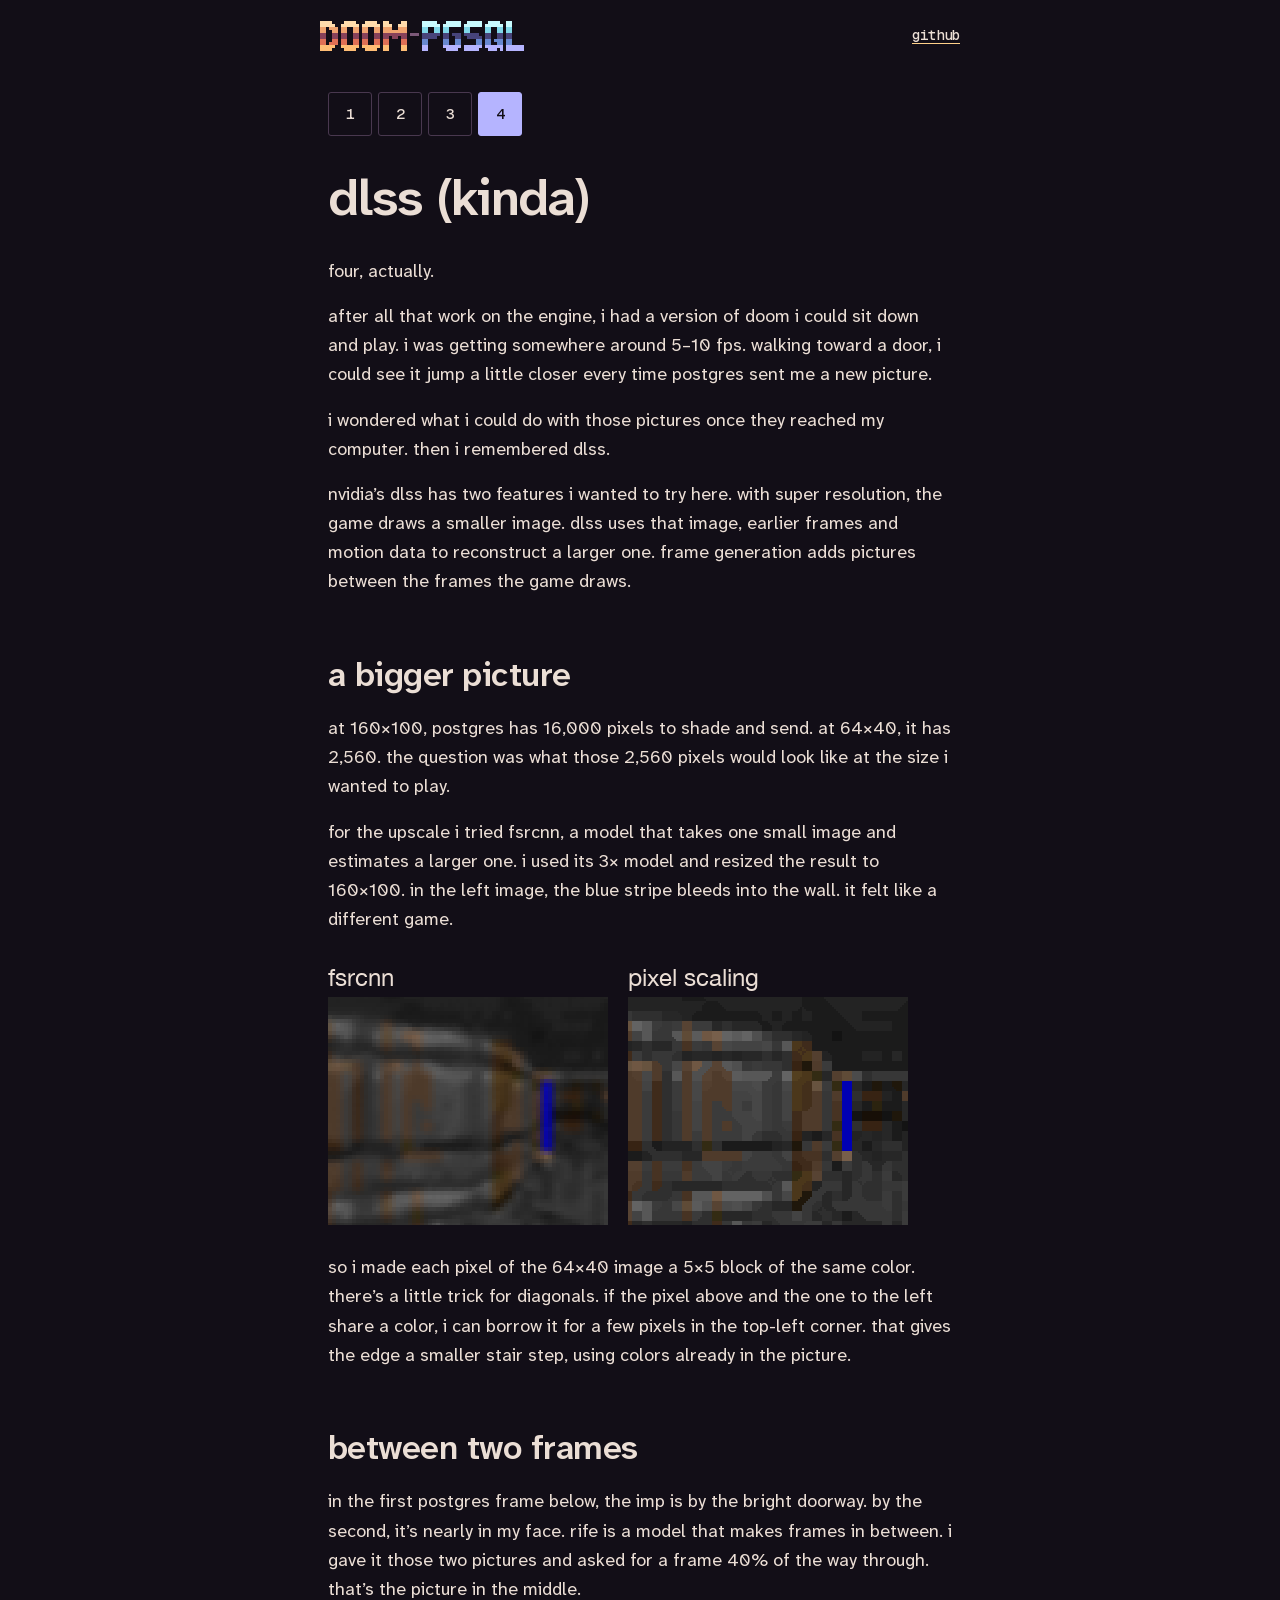
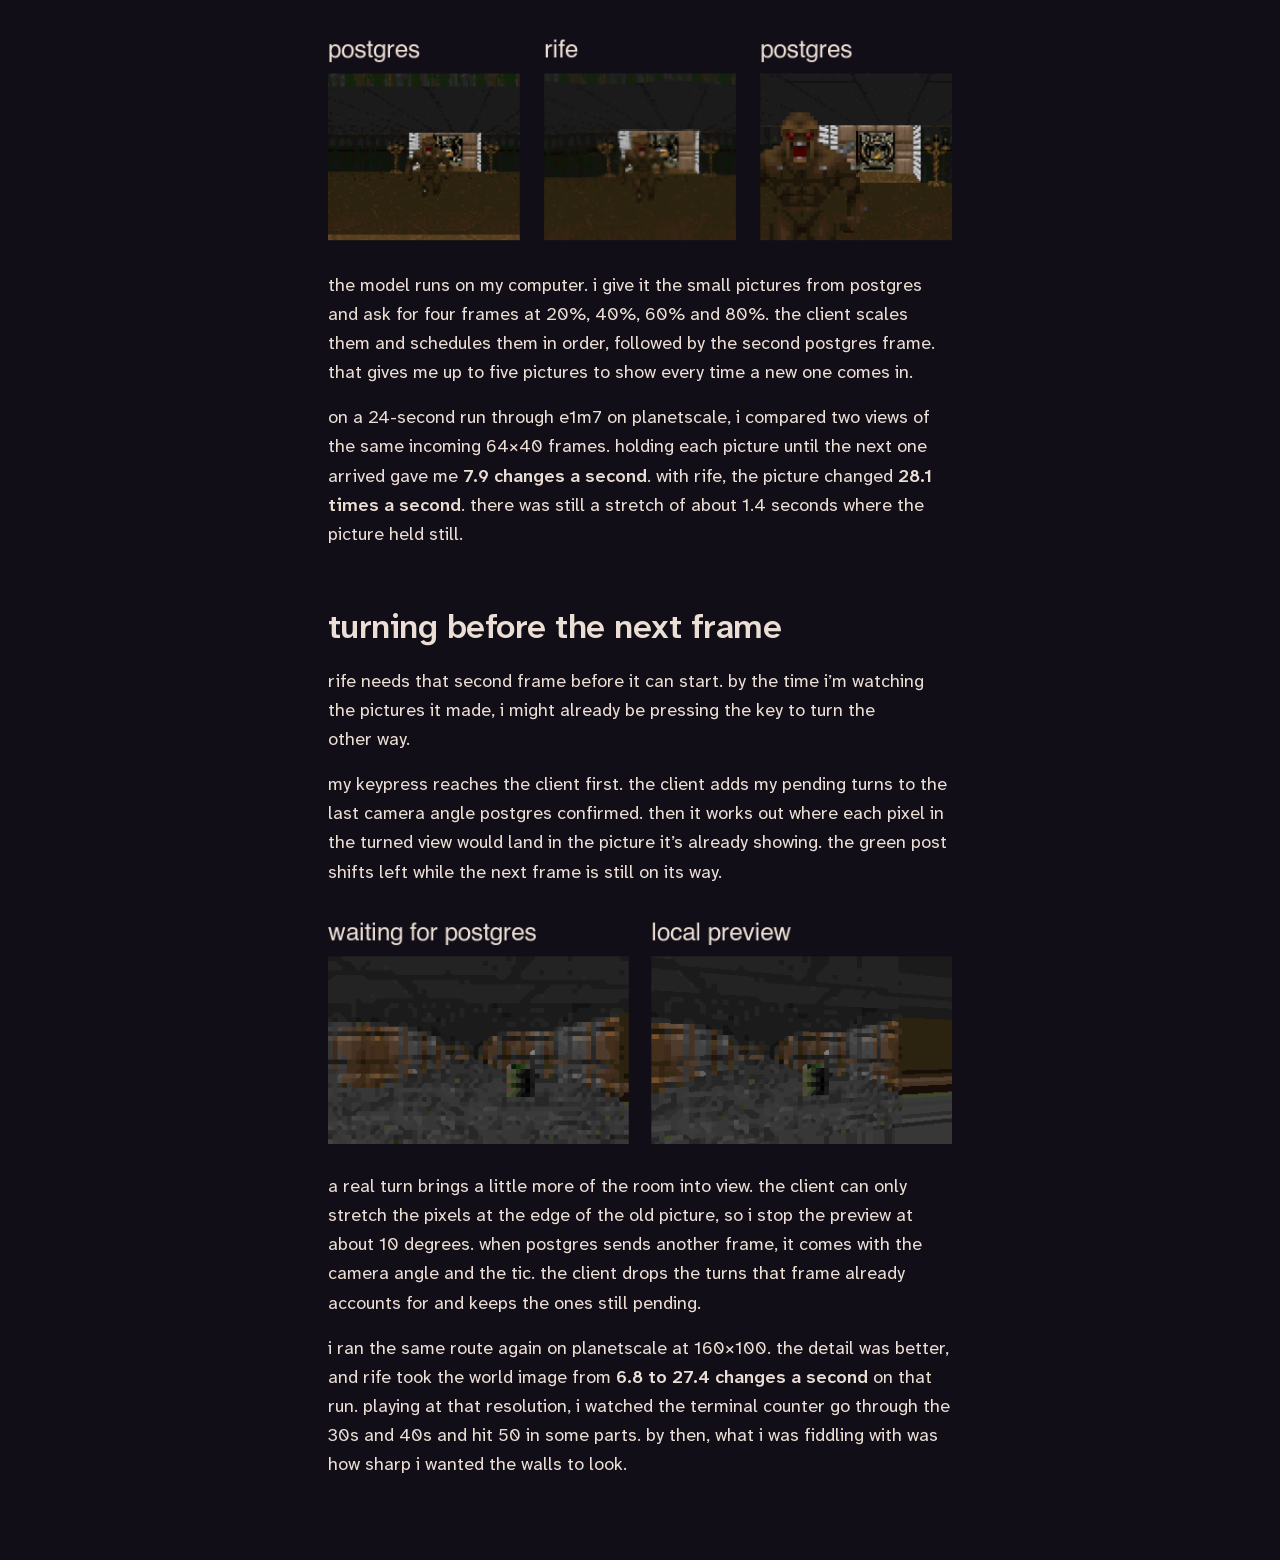
<file: website/chapters/04/index.html>
<!doctype html>
<html lang="en">
  <head>
    <meta charset="utf-8">
    <meta name="viewport" content="width=device-width, initial-scale=1">
    <title>dlss (kinda) / doompgsql</title>
    <link rel="icon" href="../../favicon.ico" sizes="16x16 32x32 48x48">
    <link rel="stylesheet" href="../../styles.css">
  </head>
  <body class="chapter">
    <header class="site-header">
      <a class="chapter-home site-brand" href="../../" aria-label="doom-pgsql home">
        <img src="../../assets/logo.png" width="476" height="70" alt="doom-pgsql">
      </a>
      <a class="site-source" href="https://github.com/fatihguzeldev/doom-pgsql">github</a>
    </header>
    <main class="chapter-shell">
      <nav class="chapter-switcher" aria-label="chapters">
        <a href="../01/" aria-label="chapter 1, the story"><span class="chapter-number">1</span></a>
        <a href="../02/" aria-label="chapter 2, $5 worth of planetscale"><span class="chapter-number">2</span></a>
        <a href="../03/" aria-label="chapter 3, making it playable"><span class="chapter-number">3</span></a>
        <a href="../04/" aria-label="chapter 4, dlss (kinda)" aria-current="page"><span class="chapter-number">4</span></a>
      </nav>
      <article class="chapter-body" aria-labelledby="dlss-title">
        <h1 id="dlss-title">dlss (kinda)</h1>
        <p>four, actually.</p>
        <p>after all that work on the engine, i had a version of doom i could sit down and play. i was getting somewhere around 5–10 fps. walking toward a door, i could see it jump a little closer every time postgres sent me a new picture.</p>
        <p>i wondered what i could do with those pictures once they reached my computer. then i remembered dlss.</p>
        <p>nvidia’s dlss has two features i wanted to try here. with super resolution, the game draws a smaller image. dlss uses that image, earlier frames and motion data to reconstruct a larger one. frame generation adds pictures between the frames the game draws.</p>

        <h2 id="a-bigger-picture">a bigger picture</h2>
        <p>at 160×100, postgres has 16,000 pixels to shade and send. at 64×40, it has 2,560. the question was what those 2,560 pixels would look like at the size i wanted to play.</p>
        <p>for the upscale i tried fsrcnn, a model that takes one small image and estimates a larger one. i used its 3× model and resized the result to 160×100. in the left image, the blue stripe bleeds into the wall. it felt like a different game.</p>

        <figure>
          <img src="../../assets/upscale-wall.png" width="580" height="263" loading="lazy" alt="the same crop of a doom wall. fsrcnn softens the metal seams and the blue stripe. pixel scaling keeps the blocks distinct.">
        </figure>

        <p>so i made each pixel of the 64×40 image a 5×5 block of the same color. there’s a little trick for diagonals. if the pixel above and the one to the left share a color, i can borrow it for a few pixels in the top-left corner. that gives the edge a smaller stair step, using colors already in the picture.</p>

        <h2 id="between-two-frames">between two frames</h2>
        <p>in the first postgres frame below, the imp is by the bright doorway. by the second, it’s nearly in my face. rife is a model that makes frames in between. i gave it those two pictures and asked for a frame 40% of the way through. that’s the picture in the middle.</p>

        <figure>
          <img src="../../assets/rife-middle.png" width="664" height="224" loading="lazy" alt="the imp approaches the camera across two postgres frames. between them is the image rife generated at 40% of the way through.">
        </figure>

        <p>the model runs on my computer. i give it the small pictures from postgres and ask for four frames at 20%, 40%, 60% and 80%. the client scales them and schedules them in order, followed by the second postgres frame. that gives me up to five pictures to show every time a new one comes in.</p>
        <p>on a 24-second run through e1m7 on planetscale, i compared two views of the same incoming 64×40 frames. holding each picture until the next one arrived gave me <strong>7.9 changes a second</strong>. with rife, the picture changed <strong>28.1 times a second</strong>. there was still a stretch of about 1.4 seconds where the picture held still.</p>

        <h2 id="turning-before-the-next-frame">turning before the next frame</h2>
        <p>rife needs that second frame before it can start. by the time i’m watching the pictures it made, i might already be pressing the key to turn the other way.</p>
        <p>my keypress reaches the client first. the client adds my pending turns to the last camera angle postgres confirmed. then it works out where each pixel in the turned view would land in the picture it’s already showing. the green post shifts left while the next frame is still on its way.</p>

        <figure>
          <img src="../../assets/turn-preview.png" width="664" height="244" loading="lazy" alt="two views of the same postgres frame after a turn keypress. the left holds the old view. the right shifts the green post left using pixels from that same frame.">
        </figure>

        <p>a real turn brings a little more of the room into view. the client can only stretch the pixels at the edge of the old picture, so i stop the preview at about 10 degrees. when postgres sends another frame, it comes with the camera angle and the tic. the client drops the turns that frame already accounts for and keeps the ones still pending.</p>
        <p>i ran the same route again on planetscale at 160×100. the detail was better, and rife took the world image from <strong>6.8 to 27.4 changes a second</strong> on that run. playing at that resolution, i watched the terminal counter go through the 30s and 40s and hit 50 in some parts. by then, what i was fiddling with was how sharp i wanted the walls to look.</p>
      </article>
    </main>
  </body>
</html>
</file>
<file: website/styles.css>
@font-face {
  font-family: "Atkinson Hyperlegible Next";
  src: url("assets/fonts/atkinson-hyperlegible-next.woff2") format("woff2");
  font-style: normal;
  font-weight: 400 600;
  font-display: swap;
}

@font-face {
  font-family: "Geist Mono";
  src: url("assets/fonts/geist-mono.woff2") format("woff2");
  font-style: normal;
  font-weight: 400 600;
  font-display: swap;
}

:root {
  color-scheme: dark;
  --canvas: #120e17;
  --ink: #ebded5;
  --muted: #bcaebd;
  --rule: #49384f;
  --surface: #1d1624;
  --copper: #e58c5f;
  --steel: #b5b4ff;
  --amber: #ffd189;
  --body-font: "Atkinson Hyperlegible Next", system-ui, sans-serif;
  --code-font: "Geist Mono", ui-monospace, monospace;
  --gutter: clamp(1rem, 4vw, 3rem);
  --cover-width: 40rem;
  --reading-width: 39rem;
}

*, *::before, *::after {
  box-sizing: border-box;
}

body {
  margin: 0;
  background: var(--canvas);
  color: var(--ink);
  font: 400 1.125rem/1.62 var(--body-font);
}

a {
  color: var(--ink);
  text-decoration: underline 1px var(--amber);
  text-underline-offset: .22em;
}

a:hover {
  color: var(--amber);
}

a:focus-visible {
  outline: 2px solid var(--steel);
  outline-offset: 3px;
}

img {
  display: block;
  max-inline-size: 100%;
  block-size: auto;
}

.site-header,
.book-home,
.chapter-shell {
  inline-size: min(calc(100% - 2 * var(--gutter)), var(--cover-width));
  margin-inline: auto;
}

.site-header {
  display: flex;
  align-items: center;
  justify-content: space-between;
  gap: 1.25rem;
  padding-block: .875rem;
}

.site-brand {
  flex: 0 1 12.75rem;
  min-inline-size: 0;
  margin: 0;
}

.site-source {
  display: inline-flex;
  align-items: center;
  min-block-size: 2.75rem;
  font: 500 .875rem/1.4 var(--code-font);
}

.site-source:is(:hover, :focus-visible) {
  color: var(--steel);
  text-decoration-color: currentColor;
  text-decoration-thickness: 2px;
}

.book-home {
  padding-block: clamp(.75rem, 2.5vw, 1.5rem) clamp(2rem, 6vw, 4.5rem);
}

.opening-frame {
  margin: 0;
}

.opening-frame img,
.site-brand img {
  inline-size: 100%;
  image-rendering: pixelated;
}

.opening-frame figcaption {
  margin-block-start: .75rem;
  color: var(--copper);
  font: 500 .875rem/1.5 var(--code-font);
}

.opening-line {
  max-inline-size: 52ch;
  margin-block: .75rem 0;
  font-size: clamp(1.125rem, 2.4vw, 1.25rem);
  line-height: 1.5;
  text-wrap: pretty;
}

.opening-guide {
  max-inline-size: 58ch;
  margin-block: .75rem 0;
  color: var(--muted);
  font-size: 1rem;
  text-wrap: pretty;
}

.opening-guide strong {
  font-weight: 600;
}

.chapter-index {
  margin-block-start: clamp(2rem, 4.5vw, 2.75rem);
  padding-block-start: 1.125rem;
  border-block-start: 1px solid var(--rule);
}

.chapter-index h2 {
  margin: 0 0 .375rem;
  color: var(--muted);
  font: 500 .875rem/1.4 var(--code-font);
  scroll-margin-block-start: 1rem;
}

.chapter-list {
  margin: 0;
  padding: 0;
  list-style: none;
}

.chapter-list a {
  display: grid;
  grid-template-columns: 1.25rem minmax(0, 1fr);
  align-items: baseline;
  gap: .5rem;
  inline-size: fit-content;
  max-inline-size: 100%;
  min-block-size: 2.75rem;
  padding-block: .5rem;
  color: var(--ink);
  font-weight: 500;
  text-decoration: none;
  overflow-wrap: anywhere;
}

.chapter-list .chapter-number {
  color: var(--steel);
}

.chapter-title {
  text-decoration: underline 1px var(--amber);
  text-underline-offset: .22em;
}

.chapter-list a:is(:hover, :focus-visible) .chapter-title {
  color: var(--amber);
}

.chapter-number {
  font: 500 .9375rem/1.35 var(--code-font);
  font-variant-numeric: tabular-nums;
}

.chapter-home {
  display: grid;
  place-items: center;
  min-block-size: 2.75rem;
  text-decoration: none;
}

.chapter-shell {
  padding-block-start: 1.25rem;
}

.chapter-switcher,
.chapter-body {
  max-inline-size: var(--reading-width);
  margin-inline: auto;
}

.chapter-switcher {
  display: flex;
  flex-wrap: wrap;
  gap: .375rem;
}

.chapter-switcher a {
  display: grid;
  place-items: center;
  min-inline-size: 2.75rem;
  min-block-size: 2.75rem;
  border: 1px solid var(--rule);
  border-radius: .1875rem;
  text-decoration: none;
}

.chapter-switcher a:hover {
  background: var(--surface);
  border-color: currentColor;
}

.chapter-switcher a[aria-current="page"] {
  background: var(--steel);
  border-color: var(--steel);
  color: var(--canvas);
}

.chapter-skip {
  position: fixed;
  z-index: 2;
  inset-block-start: .75rem;
  inset-inline-start: var(--gutter);
  padding: .5rem .75rem;
  background: var(--surface);
}

.chapter-skip:not(:focus) {
  clip-path: inset(50%);
}

.chapter-shell-with-outline {
  --chapter-anchor-offset: 4.5rem;
}

.chapter-shell-with-outline .chapter-body :where(h1, h2)[id] {
  scroll-margin-block-start: var(--chapter-anchor-offset);
}

.chapter-shell-with-outline .chapter-body :where(h1, h2)[id]:focus-visible {
  outline: 2px solid var(--steel);
  outline-offset: .25rem;
}

.chapter-outline {
  max-inline-size: var(--reading-width);
  margin: .75rem auto 0;
  font-size: .9375rem;
  line-height: 1.4;
}

.chapter-outline-toggle {
  display: none;
}

.chapter-outline-links {
  margin: 0;
  padding: 0;
  border-inline-start: 1px solid var(--rule);
  list-style: none;
}

.chapter-outline a {
  display: block;
  min-block-size: 2.75rem;
  margin-inline-start: -1px;
  padding: .75rem .875rem;
  border-inline-start: 2px solid transparent;
  color: var(--muted);
  overflow-wrap: anywhere;
  text-wrap: balance;
}

.chapter-outline a[aria-current="location"] {
  border-inline-start-color: var(--steel);
  color: var(--steel);
  font-weight: 600;
}

.chapter-outline a:is(:hover, :focus-visible) {
  color: var(--amber);
}

.chapter-outline a:focus-visible {
  outline-offset: -2px;
}

@media (width < 68rem) {
  .chapter-outline:has(.chapter-outline-toggle:not([hidden])) {
    position: sticky;
    z-index: 1;
    inset-block-start: 0;
    padding-block-start: .5rem;
    background: var(--canvas);
  }

  .chapter-outline-toggle:not([hidden]) {
    display: flex;
    align-items: center;
    justify-content: space-between;
    gap: .75rem;
    inline-size: 100%;
    min-block-size: 2.75rem;
    padding: .625rem .875rem;
    border: 1px solid var(--rule);
    border-radius: .1875rem;
    background: var(--surface);
    color: var(--ink);
    font: inherit;
    text-align: start;
    cursor: pointer;
  }

  .chapter-outline-toggle span {
    overflow: hidden;
    white-space: nowrap;
    text-overflow: ellipsis;
  }

  .chapter-outline-toggle::after {
    content: "";
    flex: none;
    inline-size: .5rem;
    block-size: .5rem;
    margin-inline-end: .125rem;
    border-inline-end: 1px solid;
    border-block-end: 1px solid;
    color: var(--steel);
    transform: translateY(-.125rem) rotate(45deg);
  }

  .chapter-outline-toggle[aria-expanded="true"]::after {
    transform: translateY(.125rem) rotate(225deg);
  }

  .chapter-outline-toggle:focus-visible {
    outline: 2px solid var(--steel);
    outline-offset: 2px;
  }

  .chapter-outline-toggle:not([hidden]) + .chapter-outline-links {
    position: absolute;
    inset-block-start: calc(100% + .25rem);
    inset-inline: 0;
    max-block-size: 60vh;
    overflow: auto;
    border: 1px solid var(--rule);
    border-radius: .1875rem;
    background: var(--surface);
  }

  .chapter-outline-toggle:not([hidden])[aria-expanded="false"] + .chapter-outline-links {
    display: none;
  }
}

@media (min-width: 68rem) {
  .chapter-shell-with-outline {
    --chapter-anchor-offset: 2rem;
    display: grid;
    grid-template-columns: minmax(0, 1fr) var(--reading-width) minmax(0, 1fr);
    column-gap: 1.75rem;
    inline-size: calc(100% - 2 * var(--gutter));
  }

  .chapter-shell-with-outline > .chapter-switcher {
    grid-area: 1 / 2;
    inline-size: 100%;
  }

  .chapter-shell-with-outline > .chapter-body {
    grid-area: 2 / 2;
    min-inline-size: 0;
    inline-size: 100%;
  }

  .chapter-outline {
    grid-area: 2 / 3;
    position: sticky;
    inset-block-start: var(--chapter-anchor-offset);
    align-self: start;
    inline-size: min(100%, 15rem);
    max-block-size: calc(100vh - 2 * var(--chapter-anchor-offset));
    overflow: auto;
    margin: 2rem 0 0;
  }
}

.chapter-body {
  padding-block: clamp(1.5rem, 4vw, 2rem) clamp(2rem, 6vw, 4rem);
  overflow-wrap: anywhere;
}

.chapter-body > :first-child {
  margin-block-start: 0;
}

.chapter-body :where(h1, h2, h3) {
  line-height: 1.16;
  font-weight: 600;
  text-wrap: balance;
}

.chapter-body :where(h1, h2) {
  margin-block: 1.75em .55em;
}

.chapter-body h1 {
  font-size: clamp(2.25rem, 5.5vw, 3.25rem);
  letter-spacing: -.025em;
}

.chapter-body h2 {
  font-size: clamp(1.625rem, 4vw, 2.125rem);
  letter-spacing: -.015em;
}

.chapter-body p {
  margin-block: 1rem;
  text-wrap: pretty;
}

.chapter-body code {
  color: var(--steel);
  font: 500 .84em var(--code-font);
}

.chapter-body pre {
  margin-block: 1.5rem;
  padding: .875rem 1rem;
  overflow: auto;
  border-inline-start: 2px solid var(--steel);
  background: var(--surface);
  font: 400 .875rem/1.65 var(--code-font);
}

.chapter-body pre code {
  color: inherit;
  font: inherit;
}

.chapter-body pre .syntax-keyword {
  color: var(--steel);
}

.chapter-body pre .syntax-call {
  color: var(--copper);
}

.chapter-body pre .syntax-literal {
  color: var(--amber);
}

.chapter-body pre .syntax-comment {
  color: var(--muted);
}

.chapter-body figure {
  margin: 1.75rem 0;
}

.chapter-body figcaption {
  margin-block-start: .5rem;
  color: var(--muted);
  font-size: .9375rem;
}

.collision-grid img {
  inline-size: min(100%, 32rem);
}

.chapter-figure-pair {
  display: grid;
  grid-template-columns: repeat(2, minmax(0, 1fr));
  gap: clamp(.5rem, 2vw, 1rem);
}

.chapter-figure-pair p {
  margin: 0 0 .5rem;
  font-size: .9375rem;
  font-weight: 600;
}

.chapter-figure-pair img {
  inline-size: 100%;
}

.room-frame-pair img {
  image-rendering: pixelated;
}

.chapter-body .chapter-code-wrap {
  white-space: pre-wrap;
}

@media (width <= 26rem) {
  .room-camera .chapter-figure-pair {
    grid-template-columns: minmax(0, 1fr);
  }
}

.chapter-body table {
  inline-size: 100%;
  border-collapse: collapse;
  table-layout: fixed;
  font-size: .9375rem;
}

.chapter-body :where(th, td) {
  padding: .5rem .625rem;
  border-block-end: 1px solid var(--rule);
  text-align: start;
  vertical-align: baseline;
}

.collision-lookup col:first-child {
  inline-size: 4.25rem;
}

.collision-lookup col:nth-child(2) {
  inline-size: 34%;
}

.collision-lookup thead {
  color: var(--muted);
}

.collision-lookup-join {
  color: var(--amber);
  white-space: nowrap;
}

@media (forced-colors: active) {
  .chapter-switcher a[aria-current="page"] {
    border: 2px solid Highlight;
  }
}
</file>
